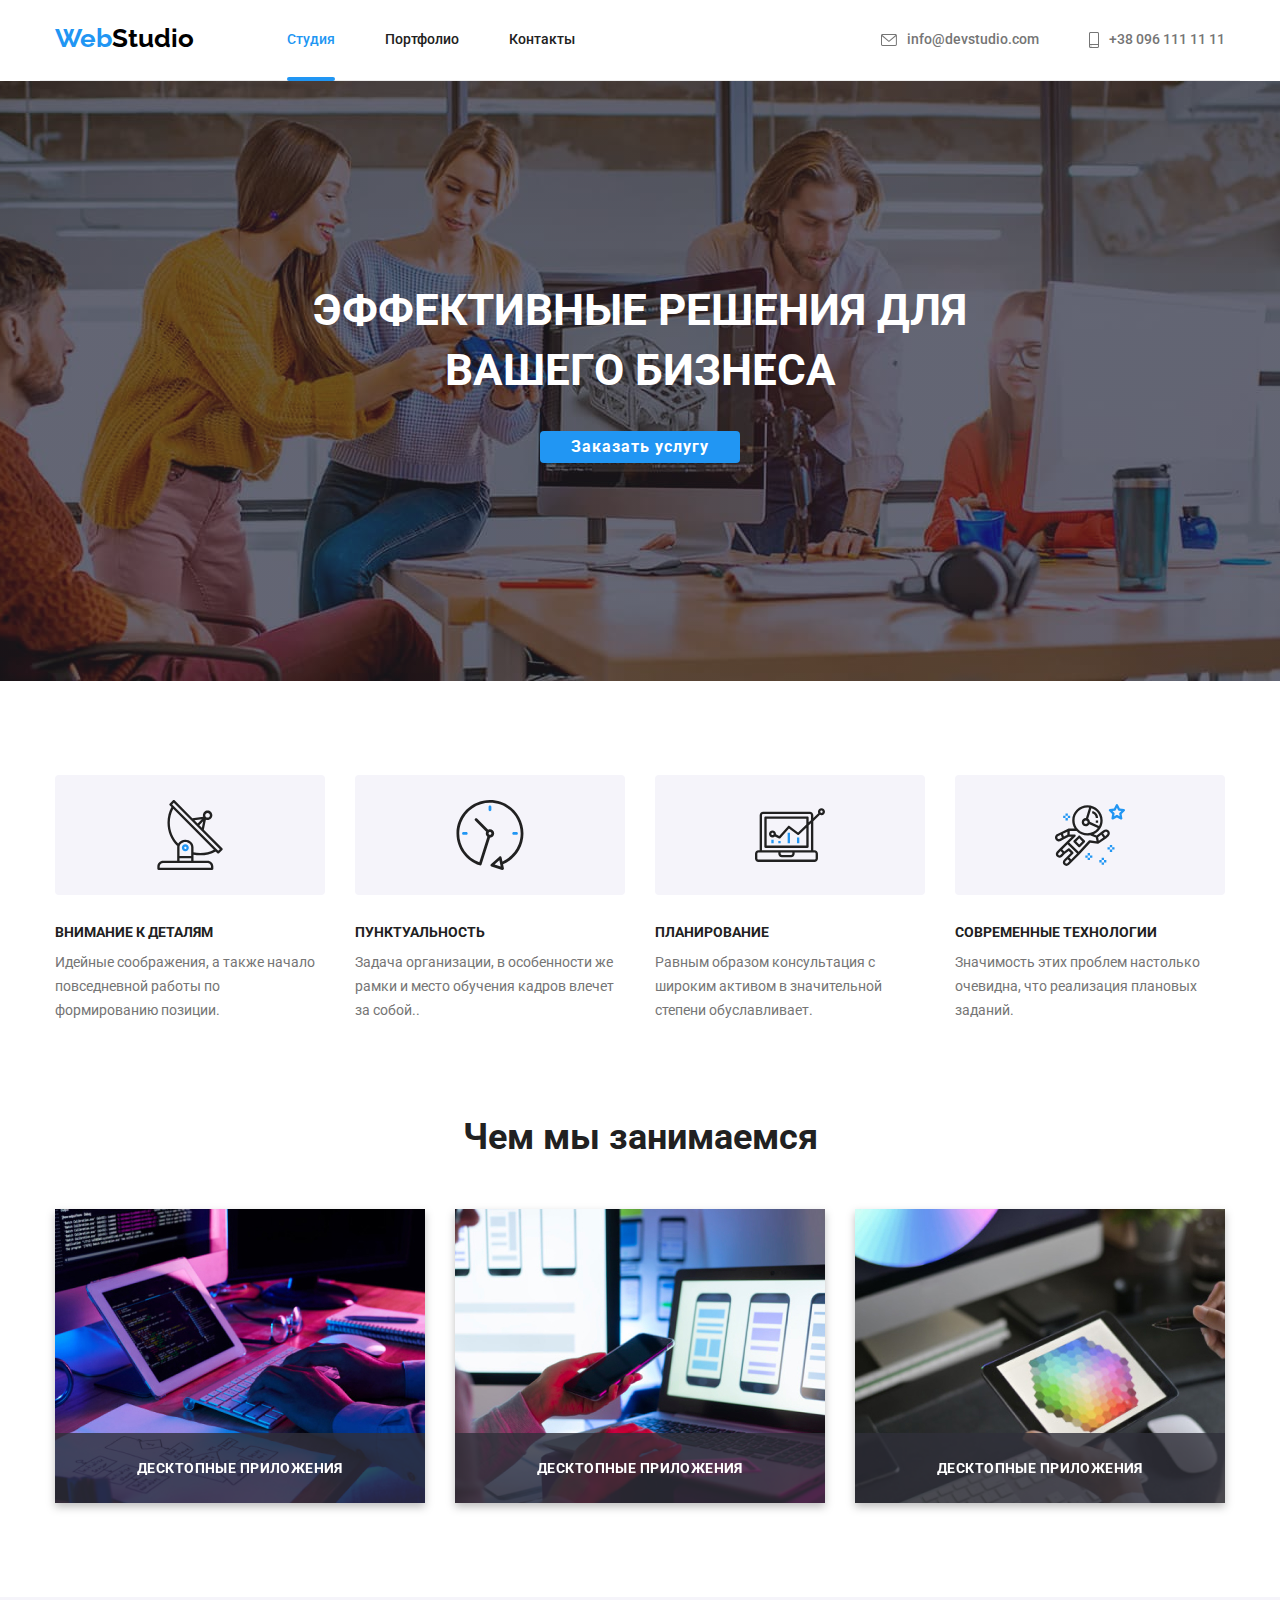
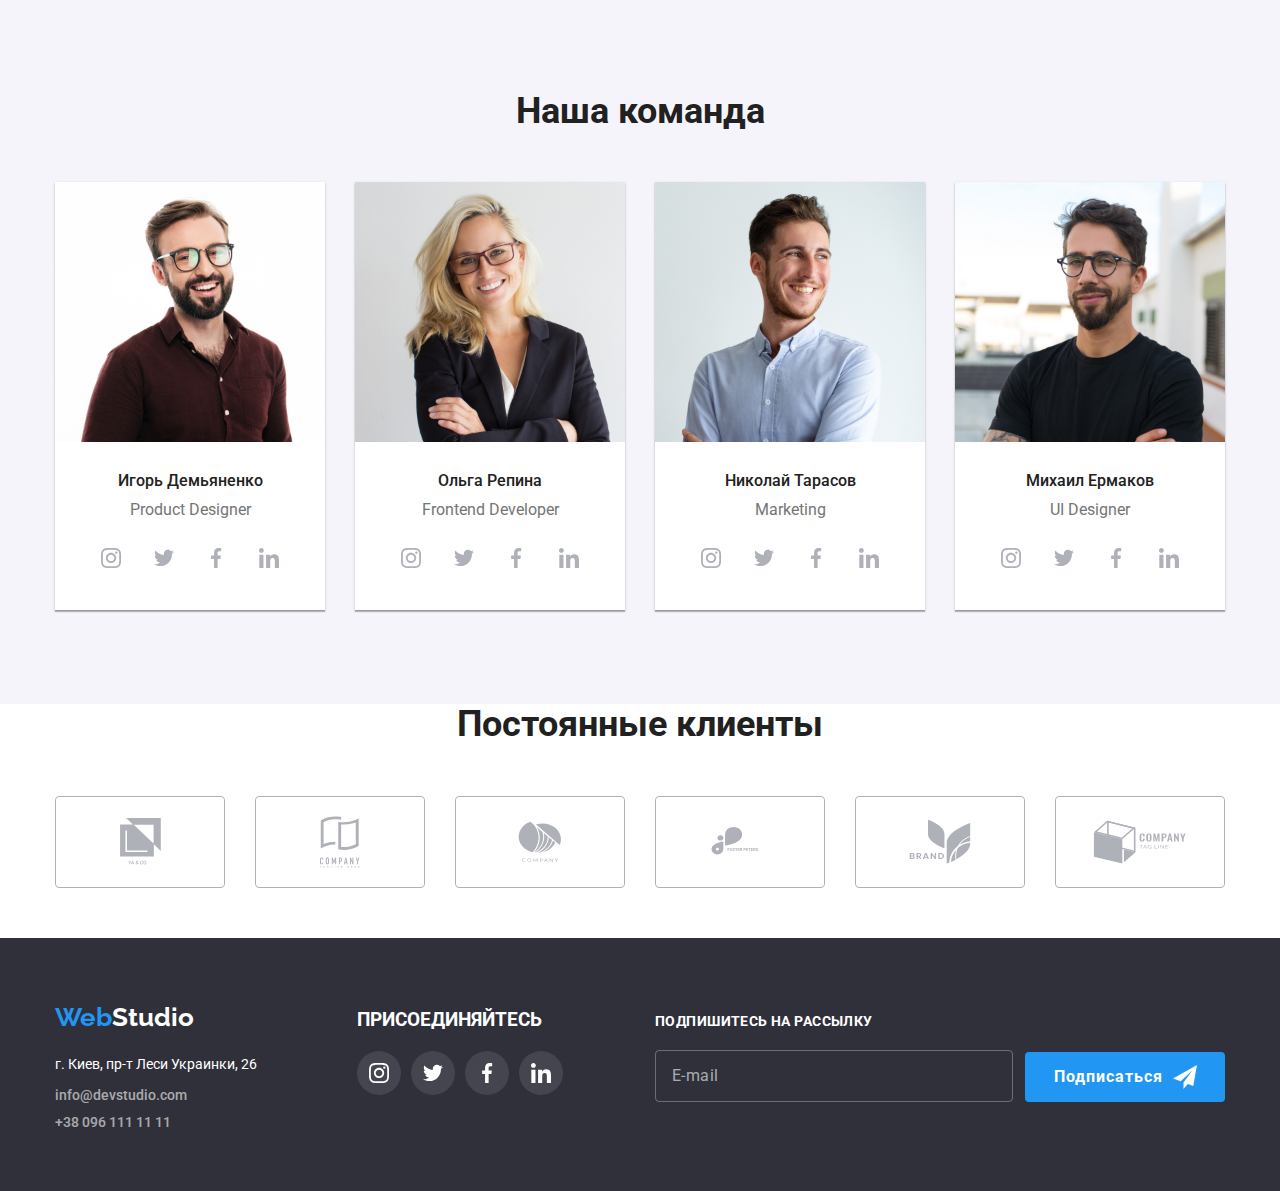
<file: index.html>
<!DOCTYPE html>
<html lang="ru">
  <head>
    <meta charset="UTF-8" />
    <meta http-equiv="X-UA-Compatible" content="IE=edge" />
    <meta name="viewport" content="width=device-width, initial-scale=1.0" />
    <title>WebStudio</title>
    <link rel="preconnect" href="https://fonts.gstatic.com" />
    <link
      href="https://fonts.googleapis.com/css2?family=Raleway:wght@700&family=Roboto:wght@400;500;700;900&display=swap"
      rel="stylesheet"
    />
    <link
      rel="stylesheet"
      href="https://cdnjs.cloudflare.com/ajax/libs/modern-normalize/1.0.0/modern-normalize.min.css"
    />
    <link rel="stylesheet" href="./css/style.css" />
  </head>
  <body>
    <!--Шапка-->
    <header>
      <div class="container head-section">
        <nav class="nav-cont">
          <a href="./index.html" class="logo">
            <span class="logo-color">Web</span>
            Studio
          </a>

          <ul class="site-nav">
            <li class="nav-list">
              <a class="nav-element active" href="">Студия</a>
            </li>
            <li class="nav-list">
              <a class="nav-element" href="./portfolio.html">Портфолио</a>
            </li>
            <li class="nav-list">
              <a class="nav-element" href="">Контакты</a>
            </li>
          </ul>
        </nav>

        <ul class="list">
          <li class="nav-list">
            <a class="contacts" href="mailto:info@devstudio.com">
              <svg class="icon-envelope icon" width="16" height="12">
                <use href="./images/symbol-defs.svg#icon-envelope"></use>
              </svg>
              info@devstudio.com
            </a>
          </li>
          <li class="nav-list">
            <a class="contacts" href="tel:+380961111111">
              <svg class="icon-smartphone icon" width="10" height="16">
                <use href="./images/symbol-defs.svg#icon-smartphone"></use>
              </svg>
              +38 096 111 11 11
            </a>
          </li>
        </ul>
      </div>
    </header>

    <main>
      <!--Герой-->
      <section class="hero">
        <div class="container">
          <h1 class="hero-title">Эффективные решения для вашего бизнеса</h1>
          
          <button type="button" class="order-button" data-modal-open>Заказать услугу</button>
          
        </div>

      </section>

      <!--Преимущества-->

      <section class="our-advantages">
        <div class="container">
          <h2 hidden="" class="adv-title">Наши Преимущества</h2>
          <ul class="list-adv">
            <li class="advantages">
              <div class="adv-thumb">
                <svg width="70" height="70">
                  <use href="./images/symbol-defs.svg#icon-antenna"></use>
                </svg>
              </div>
              <h3 class="advantages-title">Внимание к деталям</h3>
              <p class="advantages-text">
                Идейные соображения, а также начало повседневной работы по
                формированию позиции.
              </p>
            </li>
            <li class="advantages">
              <div class="adv-thumb">
                 <svg width="70" height="70">
                <use href="./images/symbol-defs.svg#icon-clock"></use></svg>
              </div>
              <h3 class="advantages-title">Пунктуальность</h3>
              <p class="advantages-text">
                Задача организации, в особенности же рамки и место обучения
                кадров влечет за собой..
              </p>
            </li>
            <li class="advantages">
              <div class="adv-thumb">
                <svg width="70" height="70">
                  <use href="./images/symbol-defs.svg#icon-diagram"></use>
                </svg>
              </div>
              <h3 class="advantages-title">Планирование</h3>
              <p class="advantages-text">
                Равным образом консультация с широким активом в значительной
                степени обуславливает.
              </p>
            </li>
            <li class="advantages">
              <div class="adv-thumb">
                <svg width="70" height="70">
                  <use href="./images/symbol-defs.svg#icon-astronaut"></use>
                </svg>

              </div>
              <h3 class="advantages-title">Современные технологии</h3>
              <p class="advantages-text">
                Значимость этих проблем настолько очевидна, что реализация
                плановых заданий.
              </p>
            </li>
          </ul>
        </div>
      </section>

      <section class="about">
        <div class="container">
          <h2 class="section-title">Чем мы занимаемся</h2>
          <ul class="about-img">
            <li class="image-list">
              <div class="discrip-section">
                <img src="./images/img.jpg" alt="создаем сайты" width="370" />
                
                <div class="about-discrip"><h3 class="discrip-title">Десктопные приложения</h3>
                </div>
              </div>
            </li>
            <li class="image-list">
              <div class="discrip-section">

                <img
                src="./images/box2.jpg"
                alt="оптимизируем под все типы утройств"
                width="370"
                />
                <div class="about-discrip"><h3 class="discrip-title">Десктопные приложения</h3>
                </div>
              </div>
            </li>
            <li class="image-list">
              <div class="discrip-section">
                <img
                src="./images/box3.jpg"
                alt="техподдержка готового продукта"
                width="370"
                />
                <div class="about-discrip">
                  <h3 class="discrip-title">Десктопные приложения
                  </h3>
                  
                </div>
              </div>
            </li>
          </ul>
        </div>
      </section>
      <section class="our-team">
        <div class="container">
          <h2 class="section-title">Наша команда</h2>
          <ul class="team-list">
            <li class="team">
              <img
                class="member-photo"
                src="./images/img1.jpg"
                alt=""
                width="270"
              />
              <div class="members-name">
                <h3 class="member-team">Игорь Демьяненко</h3>
                <p class="position">Product Designer</p>
                <ul class="icon-list">
                  <li>
                    <a href="" class="team-social-links">
                      <svg class="social-icon" width="20" height="20">
                        <use
                          href="./images/symbol-defs.svg#icon-instagram"
                        ></use>
                      </svg>
                    </a>
                  </li>
                  <li>
                    <a href="" class="team-social-links">
                      <svg class="social-icon" width="20" height="20">
                        <use href="./images/symbol-defs.svg#icon-twitter"></use>
                      </svg>
                    </a>
                  </li>
                  <li>
                    <a href="" class="team-social-links">
                      <svg class="social-icon" width="20" height="20">
                        <use
                          href="./images/symbol-defs.svg#icon-facebook"
                        ></use>
                      </svg>
                    </a>
                  </li>
                  <li>
                    <a href="" class="team-social-links">
                      <svg class="social-icon" width="20" height="20">
                        <use
                          href="./images/symbol-defs.svg#icon-linkedin"
                        ></use>
                      </svg>
                    </a>
                  </li>
                </ul>
              </div>
            </li>

            <li class="team">
              <img
                class="member-photo"
                src="./images/img2.jpg"
                alt=""
                width="270"
              />
              <div class="members-name">
                <h3 class="member-team">Ольга Репина</h3>
                <p class="position">Frontend Developer</p>
                <ul class="icon-list">
                  <li>
                    <a href="" class="team-social-links">
                      <svg class="social-icon" width="20" height="20">
                        <use
                          href="./images/symbol-defs.svg#icon-instagram"
                        ></use>
                      </svg>
                    </a>
                  </li>
                  <li>
                    <a href="" class="team-social-links">
                      <svg class="social-icon" width="20" height="20">
                        <use href="./images/symbol-defs.svg#icon-twitter"></use>
                      </svg>
                    </a>
                  </li>
                  <li>
                    <a href="" class="team-social-links">
                      <svg class="social-icon" width="20" height="20">
                        <use
                          href="./images/symbol-defs.svg#icon-facebook"
                        ></use>
                      </svg>
                    </a>
                  </li>
                  <li>
                    <a href="" class="team-social-links">
                      <svg class="social-icon" width="20" height="20">
                        <use
                          href="./images/symbol-defs.svg#icon-linkedin"
                        ></use>
                      </svg>
                    </a>
                  </li>
                </ul>
              </div>
            </li>

            <li class="team">
              <img
                class="member-photo"
                src="./images/img3.jpg"
                alt=""
                width="270"
              />
              <div class="members-name">
                <h3 class="member-team">Николай Тарасов</h3>
                <p class="position">Marketing</p>
              
              <ul class="icon-list">
                <li>
                  <a href="" class="team-social-links">
                    <svg class="social-icon" width="20" height="20">
                      <use href="./images/symbol-defs.svg#icon-instagram"></use>
                    </svg>
                  </a>
                </li>
                <li>
                  <a href="" class="team-social-links">
                    <svg class="social-icon" width="20" height="20">
                      <use href="./images/symbol-defs.svg#icon-twitter"></use>
                    </svg>
                  </a>
                </li>
                <li>
                  <a href="" class="team-social-links">
                    <svg class="social-icon" width="20" height="20">
                      <use href="./images/symbol-defs.svg#icon-facebook"></use>
                    </svg>
                  </a>
                </li>

                <li>
                  <a href="" class="team-social-links">
                    <svg class="social-icon" width="20" height="20">
                      <use href="./images/symbol-defs.svg#icon-linkedin"></use>
                    </svg>
                  </a>
                </li>
              </ul>
              </div>
            </li>

            <li class="team">
              <img
                class="member-photo"
                src="./images/img4.jpg"
                alt=""
                width="270"
              />
              <div class="members-name">
                <h3 class="member-team">Михаил Ермаков</h3>
                <p class="position">UI Designer</p>
                <ul class="icon-list">
                  <li>
                    <a href="" class="team-social-links">
                      <svg class="social-icon" width="20" height="20">
                        <use
                          href="./images/symbol-defs.svg#icon-instagram"
                        ></use>
                      </svg>
                    </a>
                  </li>
                  <li>
                    <a href="" class="team-social-links">
                      <svg class="social-icon" width="20" height="20">
                        <use href="./images/symbol-defs.svg#icon-twitter"></use>
                      </svg>
                    </a>
                  </li>
                  <li>
                    <a href="" class="team-social-links">
                      <svg class="social-icon" width="20" height="20">
                        <use
                          href="./images/symbol-defs.svg#icon-facebook"
                        ></use>
                      </svg>
                    </a>
                  </li>
                  <li>
                    <a href="" class="team-social-links">
                      <svg class="social-icon" width="20" height="20">
                        <use
                          href="./images/symbol-defs.svg#icon-linkedin"
                        ></use>
                      </svg>
                    </a>
                  </li>
                </ul>
              </div>
            </li>
          </ul>
        </div>
      </section>
      <section>
        <div class="container">
          <h2 class="section-title">Постоянные клиенты</h2>
          <ul class="client-list">
            <li>
              <a href="" class="client">
                <svg class="client-icon" width="41" height="46.7">
                  <use href="./images/symbol-defs.svg#icon-first-logo"></use>
                </svg>
              </a>
            </li>
            <li>
              <a href="" class="client">
                <svg class="client-icon" width="40" height="52">
                  <use href="./images/symbol-defs.svg#icon-second-logo"></use>
                </svg>
              </a>
            </li>
            <li>
              <a href="" class="client">
                <svg class="client-icon" width="43.46" height="41.18">
                  <use href="./images/symbol-defs.svg#icon-third-logo"></use>
                </svg>
              </a>
            </li>
            <li>
              <a href="" class="client" >
                <svg class="client-icon" width="84.44" height="40.62">
                  <use href="./images/symbol-defs.svg#icon-fourth-logo"></use>
                </svg>
              </a>
            </li>
            <li>
              <a href="" class="client">
                <svg class="client-icon" width="62.54" height="45.43">
                  <use href="./images/symbol-defs.svg#icon-fifth-logo"></use>
                </svg>
              </a>
            </li>
            <li>
              <a href="" class="client">
                <svg class="client-icon" width="93.79" height="43.93">
                  <use href="./images/symbol-defs.svg#icon-sixth-logo"></use>
                </svg>
              </a>
            </li>
          </ul>
        </div>
      </section>
    </main>

    <footer class="color-footer">
      
        <div class="container">
          <div class="address-footer">

            <a href="./index.html" class="logo">
              <span class="logo-color">Web</span>
              Studio
            </a>
            <address>
            <ul class="footer-contacts">
              <li class="nav-list-footer">
                <a
                class="address-link"
                href="https://goo.gl/maps/qB4iPWVN4ftwvtJb9"
                target="_blank"
                rel="noopener noreferrer"
                >
                <span class="address-text">
                  г. Киев, пр-т Леси Украинки, 26
                </span>
              </a>
            </li>
            
            <li class="nav-list-footer">
              <a class="secondary-contacts" href="mailto:info@devstudio.com">
                info@devstudio.com
              </a>
            </li>
            
            <li class="nav-list-footer">
              <a class="secondary-contacts" href="tel:+380961111111">
                +38 096 111 11 11
              </a>
            </li>
          </ul>
        </address>
      </div>
          <div class="footer-icons">
            <h3 class="join-in">Присоединяйтесь</h3>
          <ul class="footer-icon-list">
            <li>
              <a href="" class="footer-social">
                <svg class="footer-social-links" width="20" height="20">
                  <use
                    href="./images/symbol-defs.svg#icon-instagram"
                  ></use>
                </svg>
              </a>
            </li>
            <li>
              <a href="" class="footer-social">
                <svg class="footer-social-links" width="20" height="20">
                  <use href="./images/symbol-defs.svg#icon-twitter"></use>
                </svg>
              </a>
            </li>
            <li>
              <a href="" class="footer-social">
                <svg class="footer-social-links" width="20" height="20">
                  <use href="./images/symbol-defs.svg#icon-facebook"></use>
                </svg>
              </a>
            </li>
            <li>
              <a href="" class="footer-social">
                <svg class="footer-social-links" width="20" height="20">
                  <use href="./images/symbol-defs.svg#icon-linkedin"></use>
                </svg>
              </a>
            </li>
          </ul>
          </div>
            <form class="footer-form">
          <label>
            <span class="footer-title">Подпишитесь на рассылку</span>
            <input
              type="email"
              class="footer-form-input"
              name="sign-up-email"
              placeholder="E-mail"
              required
            />
          </label>
          <button type="submit" class="footer-form-submit">
            Подписаться
            <svg class="footer-form-icon" width="24" height="24">
              <use href="./images/symbol-defs.svg#icon-iconsend"></use>
            </svg>
          </button>
        </form>
        </div>
      
    </footer>
    <div class="backdrope is-hidden" data-modal>
      <div class="modal">
        <button data-modal-close class="button">
          <svg class="close-button" >
            <use href="./images/symbol-defs.svg#icon-close"></use>
          </svg>
        </button>
        <form class="form-field">
          <h3 class="form-title">
            Оставьте свои данные, мы вам перезвоним
          </h3>
          <label class="form-label">
            Имя
            <span class="form-input-wrapper">

               <input
                type="text"
                class="form-input"
                name="user-name"
                required
              />
              <svg class="form-icon" width="18" height="18">
                <use href="./images/symbol-defs.svg#icon-personblack"></use>
              </svg>
             
            </span>
          </label>
          <label class="form-label">
            Телефон
            <span class="form-input-wrapper">
               <input
                type="tel"
                class="form-input"
                name="user-phone"
                required
              />
              <svg class="form-icon" width="18" height="18">
                <use href="./images/symbol-defs.svg#icon-phoneblack" class></use>
              </svg>
             
            </span>
          </label>
          <label class="form-label">
            Почта
            <span class="form-input-wrapper">
              <input
                type="email"
                class="form-input"
                name="user-email"
                required
              />
              <svg class="form-icon" width="18" height="18">
                <use href="./images/symbol-defs.svg#icon-emailblack"></use>
              </svg>
              
            </span>
          </label>
          <label class="form-comment">
            Комментарий
            <textarea
              name="user-comment"
              class="comment"
              placeholder="Введите текст"
            ></textarea>
          </label>
          <label class="form-checkbox">
            <input
              type="checkbox"
              class="checkbox-input"
              name="checkbox-policy"
              required
            />
            <span class="custom-checkbox"></span>
            Соглашаюсь с рассылкой и принимаю
            <a href="#" class="policy-link">&nbsp;Условия договора</a>
          </label>
          <button type="submit" class="form-button-submit">Отправить</button>
        </form>
      </div>
    </div>
    <script src="./js/modal.js"></script>
  </body>
</html>
</file>
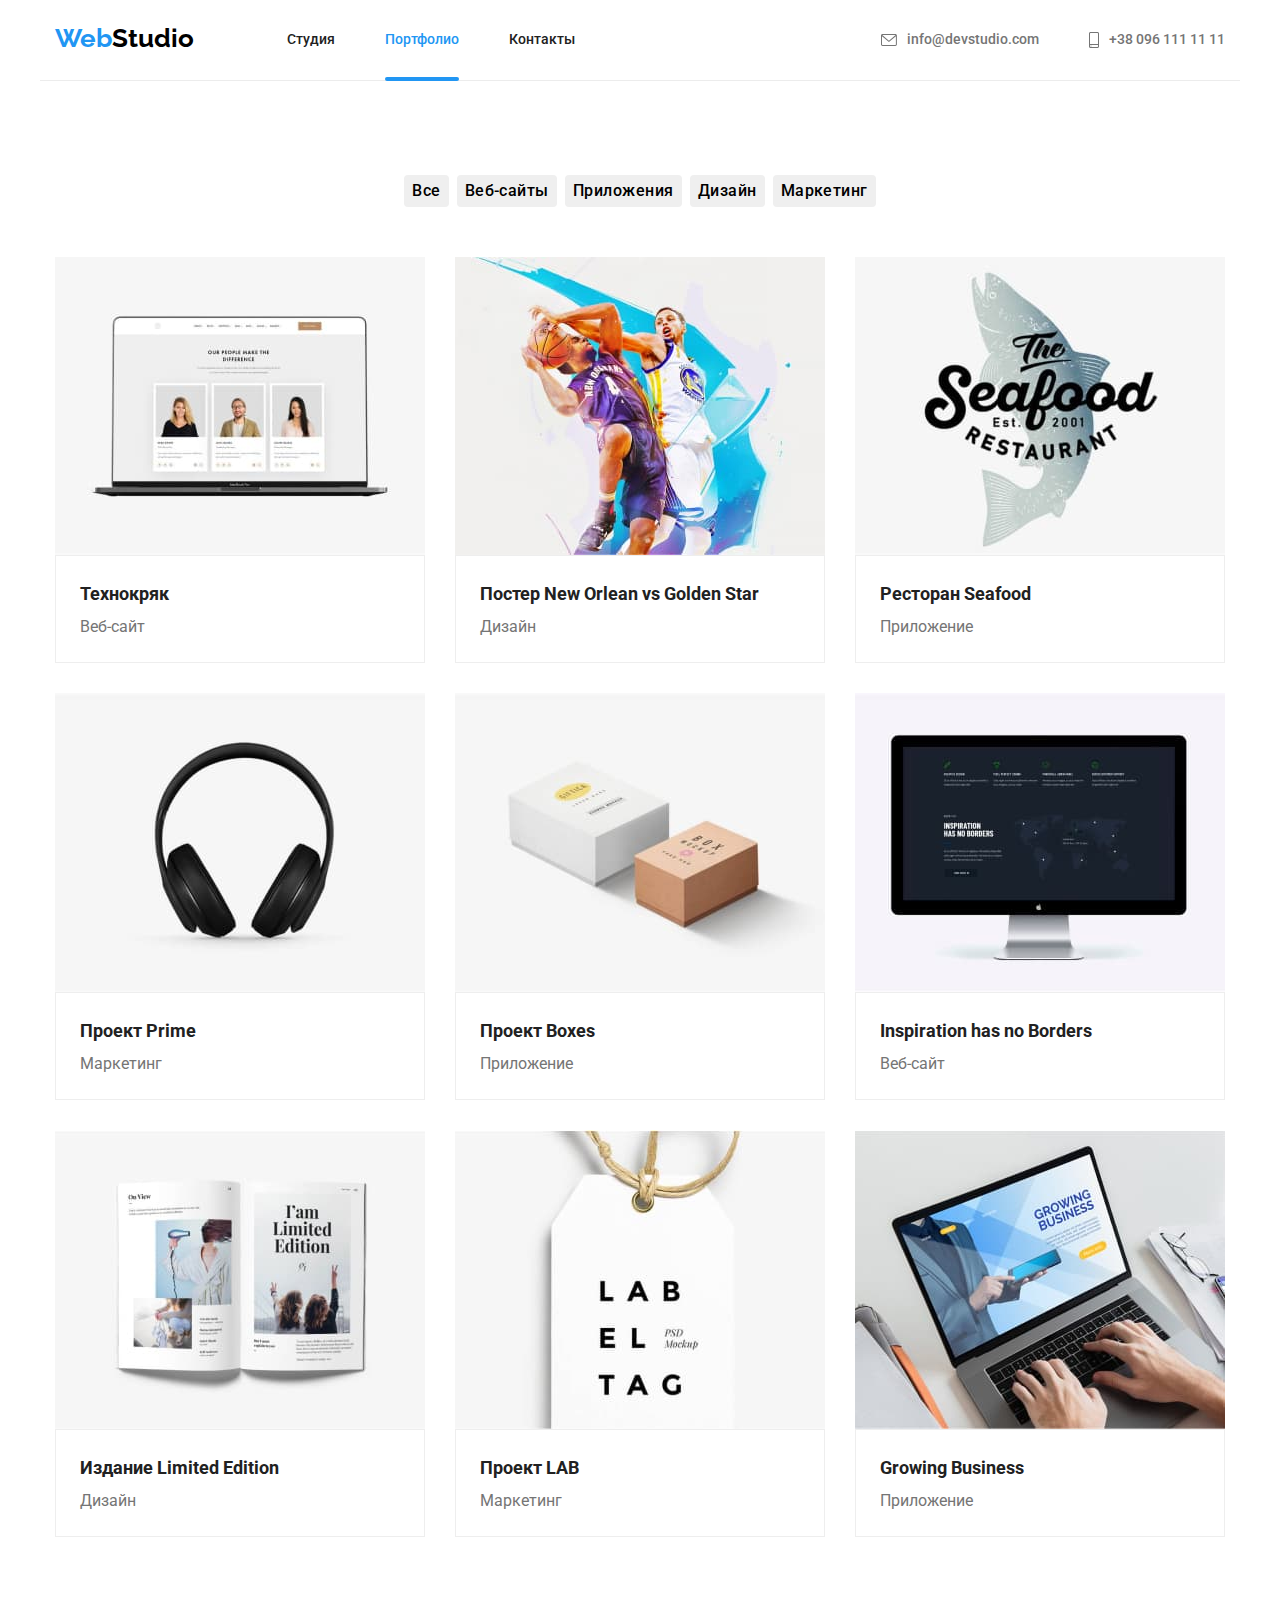
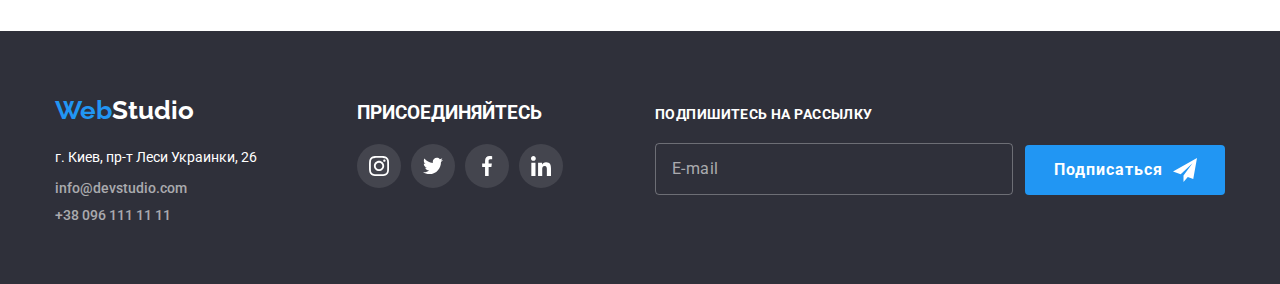
<file: portfolio.html>
<!DOCTYPE html>
<html lang="ru">
  <head>
    <meta charset="UTF-8" />
    <meta http-equiv="X-UA-Compatible" content="IE=edge" />
    <meta name="viewport" content="width=device-width, initial-scale=1.0" />
    <title>Portfolio</title>
    <link rel="preconnect" href="https://fonts.gstatic.com" />
    <link
      href="https://fonts.googleapis.com/css2?family=Raleway:wght@700&family=Roboto:wght@400;500;700;900&display=swap"
      rel="stylesheet"
    />
    <link
      rel="stylesheet"
      href="https://cdnjs.cloudflare.com/ajax/libs/modern-normalize/1.0.0/modern-normalize.min.css"
    />
    <link rel="stylesheet" href="./css/style.css" />
  </head>
  <body>
    <!--Шапка-->

    <header>
      <section>
        <div class="container head-section">
          <nav class="nav-cont">
            <a href="./index.html" class="logo">
              <span class="logo-color">Web</span>
              Studio
            </a>

            <ul class="site-nav">
              <li class="nav-list">
                <a class="nav-element" href="./index.html">Студия</a>
              </li>
              <li class="nav-list">
                <a class="nav-element active" href="">Портфолио</a>
              </li>
              <li class="nav-list">
                <a class="nav-element" href="">Контакты</a>
              </li>
            </ul>
          </nav>

          <ul class="list">
            <li class="nav-list">
              <a class="contacts" href="mailto:info@devstudio.com">
                <svg class="icon-envelope icon" width="16" height="12">
                  <use
                    xlink:href="./images/symbol-defs.svg#icon-envelope"
                  ></use>
                </svg>
                info@devstudio.com
              </a>
            </li>
            <li class="nav-list">
              <a class="contacts" href="tel:+380961111111">
                <svg class="icon-smartphone icon" width="10" height="16">
                  <use
                    xlink:href="./images/symbol-defs.svg#icon-smartphone"
                  ></use>
                </svg>
                +38 096 111 11 11
              </a>
            </li>
          </ul>
        </div>
      </section>
    </header>
    <!--Проекты-->
    <main>
      <!-- <div class="container"> -->

      <section class="portf-section">
        <h1 hidden="">Портфолио</h1>

        <div class="container">
          <ul class="button-head">
            <li class="button-list">
              <button type="button" class="project-button">Все</button>
            </li>

            <li class="button-list">
              <button type="button" class="project-button">Веб-сайты</button>
            </li>

            <li class="button-list">
              <button type="button" class="project-button">Приложения</button>
            </li>

            <li class="button-list">
              <button type="button" class="project-button">Дизайн</button>
            </li>

            <li class="button-list">
              <button type="button" class="project-button">Маркетинг</button>
            </li>
          </ul>

          <h2 hidden="">--Проекты--</h2>

          <ul class="projects-list">
            <li class="project-list-item">
              <a href="" class="project-links">
                <div class="box">

                  <img
                  class="project-icon"
                  src="./images/techno.jpg"
                  alt="технокряк"
                  width="370"
                  />
                  <div class="overlay">
                    <p class="overlay-text">Технокряк это современная площадка распространения коронавируса. Компании используют эту платформу для цифрового шпионажа и атак на защищённые сервера конкурентов.</p>
                  </div>
                </div>

              <div class="card">
                <h3 class="project-titel">Технокряк</h3>
                <p class="project-text">Веб-сайт</p>
              </div>
              </a>
            </li>

            <li class="project-list-item">
              <a href="" class="project-links">
              <img
                class="project-icon"
                src="./images/poster.jpg"
                alt="постер"
                width="370"
              />
              <div class="card">
                <h3 class="project-titel">Постер New Orlean vs Golden Star</h3>
                <p class="project-text">Дизайн</p>
              </div>
              </a>
            </li>

            <li class="project-list-item">
              <a href="" class="project-links">
              <img
                class="project-icon"
                src="./images/restorant.jpg"
                alt="ресторан"
                width="370"
              />
              <div class="card">
                <h3 class="project-titel">Ресторан Seafood</h3>
                <p class="project-text">Приложение</p>
              </div>
              </a>
            </li>

            <li class="project-list-item">
              <a href="" class="project-links">
              <img
                class="project-icon"
                src="./images/project-prime.jpg"
                alt="наушники"
                width="370"
              />
              <div class="card">
                <h3 class="project-titel">Проект Prime</h3>
                <p class="project-text">Маркетинг</p>
              </div>
              </a>
            </li>

            <li class="project-list-item">
              <a href="" class="project-links">
              <img
                class="project-icon"
                src="./images/project-b.jpg"
                alt="коробки"
                width="370"
              />
              <div class="card">
                <h3 class="project-titel">Проект Boxes</h3>
                <p class="project-text">Приложение</p>
              </div>
              </a>
            </li>

            <li class="project-list-item">
              <a href="" class="project-links">
              <img
                class="project-icon"
                src="./images/inspiration.jpg"
                alt="монитор"
                width="370"
              />
              <div class="card">
                <h3 class="project-titel">Inspiration has no Borders</h3>
                <p class="project-text">Веб-сайт</p>
              </div>
              </a>
            </li>

            <li class="project-list-item">
              <a href="" class="project-links">
              <img
                class="project-icon"
                src="./images/book.jpg"
                alt="книга"
                width="370"
              />
              <div class="card">
                <h3 class="project-titel">Издание Limited Edition</h3>
                <p class="project-text">Дизайн</p>
              </div>
              </a>
            </li>

            <li class="project-list-item">
              <a href="" class="project-links">
              <img
                class="project-icon"
                src="./images/project-lab.jpg"
                alt="лейба"
                width="370"
              />
              <div class="card">
                <h3 class="project-titel">Проект LAB</h3>
                <p class="project-text">Маркетинг</p>
              </div>
              </a>
            </li>

            <li class="project-list-item">
              <a href="" class="project-links">
              <img
                class="project-icon"
                src="./images/growing.jpg"
                alt="ноутбук"
                width="370"
              />
              <div class="card">
                <h3 class="project-titel">Growing Business</h3>
                <p class="project-text">Приложение</p>
              </div>
              </a>
            </li>
          </ul>
        </div>
      </section>
    </main>
    <!--Подвал-->
    <footer class="color-footer">
      <div class="container">
        <div class="address-footer">
          <a href="./index.html" class="logo">
            <span class="logo-color">Web</span>
            Studio
          </a>
          <address>
            <ul class="footer-contacts">
              <li class="nav-list-footer">
                <a
                  class="address-link"
                  href="https://goo.gl/maps/qB4iPWVN4ftwvtJb9"
                  target="_blank"
                  rel="noopener noreferrer"
                >
                  <span class="address-text">
                    г. Киев, пр-т Леси Украинки, 26
                  </span>
                </a>
              </li>

              <li class="nav-list-footer">
                <a class="secondary-contacts" href="mailto:info@devstudio.com">
                  info@devstudio.com
                </a>
              </li>

              <li class="nav-list-footer">
                <a class="secondary-contacts" href="tel:+380961111111">
                  +38 096 111 11 11
                </a>
              </li>
            </ul>
          </address>
        </div>
        <div class="footer-icons">
          <h3 class="join-in">Присоединяйтесь</h3>
          <ul class="footer-icon-list">
            <li>
              <a href="" class="footer-social">
                <svg class="footer-social-links" width="20" height="20">
                  <use href="./images/symbol-defs.svg#icon-instagram"></use>
                </svg>
              </a>
            </li>
            <li>
              <a href="" class="footer-social">
                <svg class="footer-social-links" width="20" height="20">
                  <use href="./images/symbol-defs.svg#icon-twitter"></use>
                </svg>
              </a>
            </li>
            <li>
              <a href="" class="footer-social">
                <svg class="footer-social-links" width="20" height="20">
                  <use href="./images/symbol-defs.svg#icon-facebook"></use>
                </svg>
              </a>
            </li>
            <li>
              <a href="" class="footer-social">
                <svg class="footer-social-links" width="20" height="20">
                  <use href="./images/symbol-defs.svg#icon-linkedin"></use>
                </svg>
              </a>
            </li>
          </ul>
        </div>
        <form class="footer-form">
          <label>
            <span class="footer-title">Подпишитесь на рассылку</span>
            <input
              type="email"
              class="footer-form-input"
              name="sign-up-email"
              placeholder="E-mail"
              required
            />
          </label>
          <button type="submit" class="footer-form-submit">
            Подписаться
            <svg class="footer-form-icon" width="24" height="24">
              <use href="./images/symbol-defs.svg#icon-iconsend"></use>
            </svg>
          </button>
        </form>
      </div>
    </footer>
  </body>
</html>
</file>
<file: css/style.css>
html {
  box-sizing: border-box;
}
h1,
h2,
h3 {
  margin: 0;
}
a {
  text-decoration: none;
  margin: 0;
  color: inherit;
}
ul {
  list-style: none;
  padding: 0;
  margin: 0;
}
img {
  display: block;
  min-width: 100%;
}
*,
*::before,
*::after {
  box-sizing: inherit;
}
/*  */
:root {
  --white: rgba(255, 255, 255, 0.6);
  --main-text-color: #212121;
  --secondary-text-color: #757575;
  --background-color: #ffffff;
  --highlight-color: #2196f3;
  --card-set-gap: 30px;
  --social-color: #afb1b8;
  --form-input-color: rgba(33, 33, 33, 0.2);
  --placeholder: rgba(117, 117, 117, 0.5);
  --footer-border-color:rgba(255, 255, 255, 0.3);
}
/*  */
body {
  text-decoration: none;
  font-family: Roboto, Sans-sarif;
  list-style: none;
  padding: 0;
  color: var(--main-text-color);
}

/* логотип */
.container {
  margin: 0 auto;
  width: 1200px;
  padding-left: 15px;
  padding-right: 15px;
}

.head-section {
  border-bottom: 1px solid #ececec;
  display: flex;
  align-items: center;
}

.logo {
  display: block;
  margin-right: 93px;
  padding-top: 24px;
  padding-bottom: 25px;
  font-family: Raleway;
  font-style: normal;
  font-weight: 700;
  font-size: 26px;
  line-height: 1, 2;
  text-decoration: none;
  color: #000000;
}
.logo {
  display: flex;
  margin-bottom: 0;
}

.logo-color {
  color: var(--highlight-color);
}

/*Навигация + контакты*/
.nav-cont {
  display: flex;
  justify-content: space-between;
}
.site-nav {
  display: flex;
  margin: 0;
}
.nav-list {
  list-style-type: none;
}

.nav-list:not(:last-child) {
  margin-right: 50px;
}

.list {
  display: flex;
  align-items: center;
  margin-left: auto;
}

.site-nav .nav-element.active {
  position: relative;
  color: var(--highlight-color);
}
.active::after {
  position: absolute;
  content: '';
  bottom: 0;
  left: 0;
  height: 4px;
  width: 100%;
  background-color: var(--highlight-color);
  border-radius: 2px;
  margin-bottom: -1px;
}

.site-nav .nav-element.active {
  color: var(--highlight-color);
}

.nav-element {
  display: block;
  padding-top: 32px;
  padding-bottom: 32px;
  text-decoration: none;
  font-style: normal;
  font-weight: 500;
  font-size: 14px;
  line-height: 1.14;
  color: var(--main-text-color);
  transition: color 250ms cubic-bezier(0.4, 0, 0.2, 1);
}
.nav-element:hover,
.nav-element:focus {
  color: var(--highlight-color);
}

.contacts {
  display: flex;
  align-items: center;
  padding-top: 32px;
  padding-bottom: 32px;
  text-decoration: none;
  font-style: normal;
  font-weight: 500;
  font-size: 14px;
  line-height: 1.14;
  color: var(--secondary-text-color);
  fill: var(--secondary-text-color);
  transition: color 250ms cubic-bezier(0.4, 0, 0.2, 1),
    fill 250ms cubic-bezier(0.4, 0, 0.2, 1);
}

.icon {
  margin-right: 10px;
}

.contacts:hover,
.contacts:focus {
  color: var(--highlight-color);
  fill: var(--highlight-color);
}

/* Герой */

.hero {
  max-width: 1600px;
  height: 600px;
  margin-left: auto;
  margin-right: auto;
  text-align: center;
  padding-top: 200px;
  padding-bottom: 200px;
  background-image: linear-gradient(
      rgba(47, 48, 58, 0.4),
      rgba(47, 48, 58, 0.4)
    ),
    url('../images/imghero.jpg');
  background-repeat: no-repeat;
  background-position: center;
  background-size: cover;
  background-color: #2f303a;
}
.hero-title {
  margin-right: auto;
  margin-left: auto;
  width: 696px;
  margin-bottom: 30px;
  text-transform: uppercase;
  color: var(--background-color);
  font-style: normal;
  font-weight: 700;
  font-size: 44px;
  line-height: 1.36;
}
.order-button {
  border: none;
  display: inline-block;
  border-radius: 4px;
  margin-left: auto;
  margin-right: auto;
  width: 200px;
  font-family: inherit;
  font-style: normal;
  font-weight: 700;
  font-size: 16px;
  line-height: 1.87;
  cursor: pointer;
  letter-spacing: 0.06em;
  background-color: var(--highlight-color);
  color: var(--background-color);
  transition: background-color 250ms cubic-bezier(0.4, 0, 0.2, 1),
    color 250ms cubic-bezier(0.4, 0, 0.2, 1);
}

.order-button:hover,
.order-button:focus {
  color: var(--background-color);
  background-color: var(--highlight-color);
}
/* Преимущества */
.adv-title {
  margin: 0;
}
.list-adv {
  display: flex;
  justify-content: space-between;
}
.advantages:not(:last-child) {
  margin-right: 30px;
}
.our-advantages {
  margin-top: 0;
  padding-top: 94px;
}

.advantages {
  margin: 0;
}
.adv-thumb {
  display: flex;
  align-items: center;
  justify-content: center;
  width: 270px;
  height: 120px;
  background-color: #f5f4fa;
  border-radius: 4px;
  margin-bottom: 30px;
}
.advantages-title {
  margin-top: 0;
  margin-bottom: 10px;
  font-style: normal;
  font-weight: 700;
  font-size: 14px;
  line-height: 1.14;
  text-transform: uppercase;
}
.advantages-text {
  margin: 0;
  font-style: normal;
  font-weight: 400;
  font-size: 14px;
  line-height: 1.71;
  color: var(--secondary-text-color);
}

/* Чем мы занимаемся */
.about-img {
  display: flex;
}
.about {
  padding-top: 94px;
  padding-bottom: 94px;
}

.section-title {
  text-align: center;
  margin: 0;
  margin-bottom: 50px;
  font-style: normal;
  font-weight: 700;
  font-size: 36px;
  line-height: 1.16;
  color: var(--main-text-color);
}
.image-list {
  filter: drop-shadow(0px 4px 4px rgba(0, 0, 0, 0.25));
  list-style-type: none;
}
.image-list:not(:last-child) {
  margin-right: 30px;
}
.discrip-section {
  position: relative;
}
.about-discrip {
  display: flex;
  align-items: center;
  justify-content: center;
  position: absolute;
  bottom: 0;
  width: 370px;
  height: 70px;
  display: flex;
  width: 370px;
  height: 70px;
  background: rgba(47, 48, 58, 0.8);
}
.discrip-title {
  font-weight: bold;
  font-size: 14px;
  line-height: 1.143;
  text-align: center;
  letter-spacing: 0.03em;
  text-transform: uppercase;
  color: var(--background-color);
}
/* Наша команда */
.our-team {
  padding-top: 94px;
  padding-bottom: 94px;
  background-color: #f5f4fa;
}
.team-list {
  margin: 0;
  display: flex;
}

.team {
  list-style-type: none;
  box-shadow: 0px 1px 3px rgba(0, 0, 0, 0.12), 0px 1px 1px rgba(0, 0, 0, 0.14),
    0px 2px 1px rgba(0, 0, 0, 0.2);
  background-color: var(--background-color);
}

.team:not(:last-child) {
  margin-right: 30px;
}
.members-name {
  text-align: center;
  padding: 30px 34px;
}
.member-team {
  margin: 0;
  padding-bottom: 10px;
  font-style: normal;
  font-weight: 500;
  font-size: 16px;
  line-height: 1.18;
}
.position {
  margin: 0;
  margin-bottom: 16px;
  font-size: 16px;
  line-height: 1.18;
  color: var(--secondary-text-color);
}
.icon-list {
  display: flex;
  justify-content: space-between;
}

.icon-list:not(:last-child) {
  margin-right: 10px;
}

.team-social-links {
  display: flex;
  justify-content: center;
  align-items: center;
  width: 44px;
  height: 44px;
  border-radius: 50%;
  fill: var(--social-color);
  transition: background-color 250ms cubic-bezier(0.4, 0, 0.2, 1),
    fill 250ms cubic-bezier(0.4, 0, 0.2, 1);
}
.team-social-links:hover,
.team-social-links:focus {
  background-color: var(--highlight-color);
  fill: var(--background-color);
}

/* Постоянные клиенты */
.client-list {
  display: flex;
  margin-bottom: 50px;
}
.client-list > li:not(:last-child) {
  margin-right: 30px;
}
.client {
  display: flex;
  justify-content: center;
  align-items: center;
  width: 170px;
  height: 92px;
  border: 1px solid var(--social-color);
  border-radius: 4px;
  fill: var(--social-color);
  transition: border 250ms cubic-bezier(0.4, 0, 0.2, 1),
    fill 250ms cubic-bezier(0.4, 0, 0.2, 1);
}
.client:hover,
.client:focus {
  border: 1px solid var(--highlight-color);
  fill: var(--highlight-color);
}

/* Портфолио */

/* Кнопки */
.portf-section {
  padding-top: 94px;
  padding-bottom: 94px;
}
.button-head {
  justify-content: center;
  text-align: center;
  display: flex;
  list-style-type: none;
  margin-bottom: 50px;
}
.button-list:not(:last-child) {
  margin-right: 8px;
}
.project-button {
  border-color: transparent;
  border-radius: 4px;
  font-family: inherit;
  font-style: normal;
  font-weight: 500;
  font-size: 16px;
  line-height: 1.6;
  cursor: pointer;
  letter-spacing: 0.03em;
  transition: color 250ms cubic-bezier(0.4, 0, 0.2, 1),
    background-color 250ms cubic-bezier(0.4, 0, 0.2, 1),
    box-shadow 250ms cubic-bezier(0.4, 0, 0.2, 1);
}
.project-button:hover,
.project-button:focus {
  background-color: var(--highlight-color);
  color: var(--background-color);
  box-shadow: 0px 3px 1px rgba(0, 0, 0, 0.1), 0px 1px 2px rgba(0, 0, 0, 0.08),
    0px 2px 2px rgba(0, 0, 0, 0.12);
}

.projects-list {
  margin-left: calc(-1 * var(--card-set-gap));
  margin-top: calc(-1 * var(--card-set-gap));
  flex-wrap: wrap;
  display: flex;
}
.project-links {
  display: block;
  transition: box-shadow 250ms cubic-bezier(0.4, 0, 0.2, 1);
}
.project-links:hover,
.project-links:focus {
  box-shadow: 0px 1px 1px rgba(0, 0, 0, 0.12), 0px 4px 4px rgba(0, 0, 0, 0.06),
    1px 4px 6px rgba(0, 0, 0, 0.16);
}
.project-list-item {
  margin-left: var(--card-set-gap);
  margin-top: var(--card-set-gap);
  flex-basis: calc(100% / 3 - var(--card-set-gap));
}
.project-links:hover .project-discription {
  opacity: 1;
  transform: translateY(0);
}
.box {
  position: relative;
  overflow: hidden;
}

.overlay {
  position: absolute;
  top: 0%;
  left: 0;
  width: 100%;
  height: 100%;
  font-size: 18px;
  line-height: 1.5;
  transform: translateY(100%);
  transition: transform 250ms cubic-bezier(0.4, 0, 0.2, 1);
  background-color: var(--highlight-color);
  color: var(--background-color);
  padding: 63px 24px;
}
.project-links:hover .overlay,
.project-links:focus .overlay {
  transform: translateY(0);
}
.overlay-text {
}
.project-list img {
  display: block;
  width: 100%;
  height: auto;
}
.project-titel {
  margin: 0;
  font-family: Roboto;
  font-style: normal;
  font-weight: 700;
  font-size: 18px;
  line-height: 2;
}
.project-text {
  margin: 0;
  font-family: Roboto;
  font-size: 16px;
  line-height: 1.88;
  color: var(--secondary-text-color);
}
.card {
  text-align: left;
  margin: 0;
  padding: 20px 24px;
  border-top: none;
  border: 1px solid #eeeeee;
}
.client-icon {
  display: flex;
}
/* Подвал */
.color-footer {
  padding-top: 60px;
  padding-bottom: 60px;
  margin: 0;
  background-color: #2f303a;
}
.color-footer .logo {
  color: var(--background-color);
  padding: 0;
  margin-bottom: 20px;
}
.color-footer .container {
  display: flex;
  align-items: baseline;
}
.address-footer {
  margin-right: 70px;
}
.address-link {
  text-decoration: none;
}
.address-text:hover,
.address-text:focus {
  color: #2196f3;
}
.address-text {
  font-family: Roboto;
  font-style: normal;
  font-size: 14px;
  line-height: 1.71;
  color: var(--background-color);
  transition: color 250ms cubic-bezier(0.4, 0, 0.2, 1);
}
.nav-list-footer {
  list-style-type: none;
}
.nav-list-footer:not(:last-child) {
  margin-bottom: 9px;
}

.footer-contacts .nav-list-footer .secondary-contacts {
  text-decoration: none;
  font-style: normal;
  font-weight: 500;
  font-size: 14px;
  line-height: 1.14;
  padding: 0;
  margin: 0;
  color: rgba(255, 255, 255, 0.6);
  transition: color 250ms cubic-bezier(0.4, 0, 0.2, 1);
}
.secondary-contacts:hover,
.secondary-contacts:focus {
  color: var(--highlight-color);
}

.footer-icons {
  padding-top: 12px;
}
.join-in {
  text-transform: uppercase;
  color: var(--background-color);
  margin-bottom: 20px;
}
.footer-icon-list {
  display: flex;
  align-items: center;
  justify-content: space-between;
  width: 206px;
}
.footer-social {
  display: flex;
  justify-content: center;
  align-items: center;
  width: 44px;
  height: 44px;
  border-radius: 50%;
  background-color: rgba(255, 255, 255, 0.1);
  color: var(--background-color);
  transition: background-color 250ms cubic-bezier(0.4, 0, 0.2, 1);
}
.footer-social-links {
  fill: var(--background-color);
  transition: background-color 250ms cubic-bezier(0.4, 0, 0.2, 1);
}
.footer-social:hover,
.footer-social:focus {
  background-color: var(--highlight-color);
}
.footer-form {
  display: flex;
  margin-left: auto;
  width: 570px;

  justify-content: space-between;
  align-items: flex-end;
}
.footer-title {
  display: inline-block;
  padding-top: 12px;
  font-weight: bold;
  font-size: 14px;
  line-height: 1.14;
  letter-spacing: 0.03em;
  text-transform: uppercase;
  color: var(--background-color);
}
.footer-form-input {
  width: 358px;
  margin-top: 20px;
  padding: 15px 16px;
  border: 1px solid var(--footer-border-color);
  filter: drop-shadow(0px 4px 4px var(--shadow));
  border-radius: 4px;
  background-color: transparent;
  font-size: 16px;
  line-height: 1.25;
  color: var(--background-color);

  transition: border-color 250ms cubic-bezier(0.4, 0, 0.2, 1);
}
.footer-form-input::placeholder {
  font-size: 16px;
  line-height: 1.25;
  display: flex;
  align-items: center;
  letter-spacing: 0.03em;
  color: var(--white);
}
.footer-form-input:hover,
.footer-form-input:focus {
  border-color: var(--background-color);
}
.footer-form-submit {
  width: 200px;
  height: 50px;
  background: #2196f3;
  box-shadow: 0px 4px 4px var(--shadow);
  border: none;
  border-radius: 4px;
  font-weight: bold;
  font-size: 16px;
  line-height: 1.87;
  display: flex;
  padding: 10px 28px 10px 29px;
  align-items: center;
  text-align: center;
  letter-spacing: 0.06em;
  color: var(--background-color);
  cursor: pointer;
  transition: background-color 250ms cubic-bezier(0.4, 0, 0.2, 1);
}
.footer-form-submit:hover,
.footer-form-submit:focus {
  background-color: #188ce8;
}
.footer-form-icon {
  margin-left: 10px;
  fill: var(--background-color);
}
/* модальное окно */
.backdrope.is-hidden {
  visibility: hidden;
  pointer-events: none;
  opacity: 0;
}

.backdrope {
  position: fixed;
  top: 0;
  left: 0;
  width: 100%;
  height: 100%;
  background: rgba(0, 0, 0, 0.2);
  z-index: 2;
  opacity: 1;

  transition: opacity 250ms cubic-bezier(0.4, 0, 0.2, 1),
    visibility 500ms cubic-bezier(0.075, 0.82, 0.165, 1);
}
.backdrope.is-hidden .modal {
  transform: translate(50%, 50%) scale(0.3);
}
.modal {
  position: absolute;
  top: 50%;
  left: 50%;
  transform: translate(-50%, -50%);
  width: 528px;
  height: 581px;
  background-color: var(--background-color);
  padding: 40px;
}

.button {
  position: absolute;
  top: 8px;
  right: 8px;
  width: 30px;
  height: 30px;
  border: 1px solid rgba(0, 0, 0, 0.1);
   display: flex;
  justify-content: center;
  align-items: center;
  padding: 0;
  border-radius: 50%;
  cursor: pointer;
  background-color: var(--background-color);
  transition: border-color 250ms cubic-bezier(0.4, 0, 0.2, 1) color 250ms
    cubic-bezier(0.4, 0, 0.2, 1)
    fill 250ms cubic-bezier(0.4, 0, 0.2, 1);
    
}

.button:hover,
.button:focus {
  color: var(--highlight-color);
  fill: var(--highlight-color);
}
.close-button{
  width: 18px;
  height: 18px;
}
.is-hidden {
  visibility: hidden;
  opacity: 0;
  pointer-events: none;
}
/* Форма */
.form-field {
  display: flex;
  flex-direction: column;
  align-items: center;
}
.form-title {
  margin-bottom: 12px;
  font-weight: bold;
  font-size: 20px;
  line-height: 1.15;
  text-align: center;
  letter-spacing: 0.03em;
  color: var(--main-text-color);
}
.form-input-wrapper {
  position: relative;
  display: block;
  width: 100%;
}
.form-input-wrapper:hover
.form-input-wrapper:focus{
  border-color: var(--highlight-color);
  fill: var(--highlight-color);
}

.form-input {
  display: block;
  width: 100%;
  padding: 12px 42px;
  margin-top: 4px;
  border: 1px solid var(--form-input-color);
  border-radius: 4px;
  font-size: 16px;
  transition: border-color 250ms cubic-bezier(0.4, 0, 0.2, 1);
}
.form-label {
  display: block;
  width: 100%;
  margin-bottom: 10px;
  font-size: 12px;
  line-height: 1.17;
  letter-spacing: 0.01em;
  color: var(--secondary-text-color);
}
.form-icon {
  position: absolute;
  top: 50%;
  left: 11px;
  transform: translateY(-50%);
  fill: var(--main-text-color);
  transition: fill 250ms cubic-bezier(0.4, 0, 0.2, 1);
}

.form-input:focus,
.form-input:hover{
  border-color: var(--highlight-color);
}
.form-input:focus + .form-icon,
.form-input:hover + .form-icon{
  fill: var(--highlight-color);
}
.form-comment {
  display: block;
  width: 100%;
  margin-bottom: 20px;
  font-size: 12px;
  line-height: 1.17;
  letter-spacing: 0.01em;
  color: var(--secondary-text-color);
}
.comment {
  display: block;
  padding: 12px 16px;
  margin-top: 4px;
  width: 100%;
  height: 120px;
  border: 1px solid var(--form-input-color);
  border-radius: 4px;
  resize: none;
  overflow: hidden;
  font-size: 16px;
  transition: border-color 250ms cubic-bezier(0.4, 0, 0.2, 1);
}
.comment::placeholder {
  font-size: 12px;
  line-height: 1.17;
  letter-spacing: 0.01em;
  color: var(--placeholder);
}
.comment:hover,
.comment:focus {
  border-color: var(--highlight-color);
}

/* Чекбокс */
.form-checkbox {
  position: relative;
  padding-left: 23px;
  margin-bottom: 30px;
  font-size: 14px;
  line-height: 1.71;
  letter-spacing: 0.03em;
  color: var(--secondary-text-color);
  cursor: pointer;
  transition: outline 250ms cubic-bezier(0.4, 0, 0.2, 1);
}
.policy-link {
  color: var(--highlight-color);
  text-decoration: underline;
}

.checkbox-input {
  position: absolute;
  width: 1px;
  height: 1px;
  margin: -1px;
  border: 0;
  padding: 0;
  clip: rect(0 0 0 0);
  overflow: hidden;
}
.custom-checkbox {
  position: absolute;
  left: 0;
  top: 50%;
  transform: translateY(-50%);
  width: 16px;
  height: 15px;
  display: inline-flex;
  align-items: center;
  justify-content: center;
  width: 16px;
  height: 15px;
  border: 2px solid var(--main-text-color);
  border-radius: 2px;
  transition: border-color 250ms cubic-bezier(0.4, 0, 0.2, 1),
    background-color 250ms cubic-bezier(0.4, 0, 0.2, 1);
}

.checkbox-input:checked + .custom-checkbox {
  border-color: transparent;
  background-color: var(--highlight-color);
  background-image: url('../images/checkbox.svg');
  background-repeat: no-repeat;
  background-size: contain;
  background-origin: border-box;
}
.checkbox-input:checked + .custom-checkbox:focus{
  border-color: var(--highlight-color);
}
.checkbox-input:focus + .custom-checkbox{
  border-color: var(--highlight-color);
}

.form-button-submit {
  display: flex;
  justify-content: center;
  align-items: center;
  text-align: center;
  width: 200px;
  height: 50px;
  background: var(--highlight-color);
  box-shadow: 0px 4px 4px rgba(0, 0, 0, 0.15);
  border: none;
  border-radius: 4px;
  font-weight: bold;
  font-size: 16px;
  line-height: 1.87;
  letter-spacing: 0.06em;
  color: var(--background-color);
  cursor: pointer;
  transition: background-color 250ms cubic-bezier(0.4, 0, 0.2, 1);
}
.form-button-submit:hover,
.form-button-submit:focus {
  background-color: #188ce8;
}
</file>
